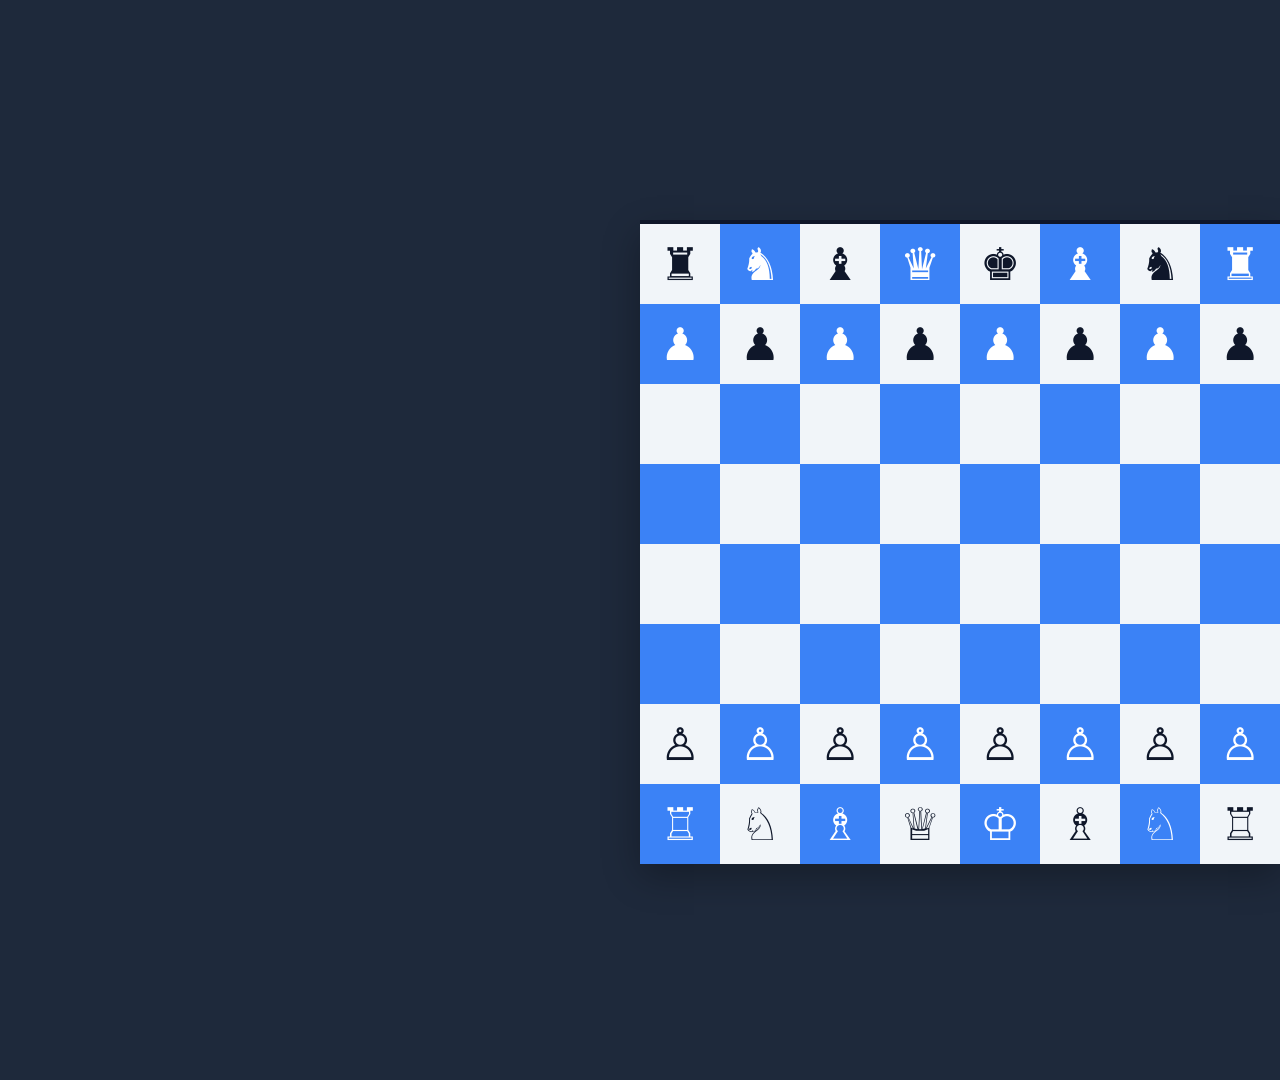
<file: index.html>
<!DOCTYPE html>
<html lang="en">
<head>
    <meta charset="UTF-8">
    <meta name="viewport" content="width=device-width, initial-scale=1.0">
    <title>Chess Board with HTML Entities</title>
    <link rel="stylesheet" href="style.css">
</head>
<body>

    <div class="chessboard">
        
        <div class="row">
            <div class="square light">&#9820;</div> 
            <div class="square dark">&#9822;</div>  
            <div class="square light">&#9821;</div> 
            <div class="square dark">&#9819;</div>  
            <div class="square light">&#9818;</div> 
            <div class="square dark">&#9821;</div>  
            <div class="square light">&#9822;</div> 
            <div class="square dark">&#9820;</div> 
        </div>
        
        <div class="row">
            <div class="square dark">&#9823;</div>  
            <div class="square light">&#9823;</div>
            <div class="square dark">&#9823;</div>
            <div class="square light">&#9823;</div>
            <div class="square dark">&#9823;</div>
            <div class="square light">&#9823;</div>
            <div class="square dark">&#9823;</div>
            <div class="square light">&#9823;</div>
        </div>
    
        <div class="row">
            <div class="square light"></div>
            <div class="square dark"></div>
            <div class="square light"></div>
            <div class="square dark"></div>
            <div class="square light"></div>
            <div class="square dark"></div>
            <div class="square light"></div>
            <div class="square dark"></div>
        </div>
        
        <div class="row">
            <div class="square dark"></div>
            <div class="square light"></div>
            <div class="square dark"></div>
            <div class="square light"></div>
            <div class="square dark"></div>
            <div class="square light"></div>
            <div class="square dark"></div>
            <div class="square light"></div>
        </div>
        
        <div class="row">
            <div class="square light"></div>
            <div class="square dark"></div>
            <div class="square light"></div>
            <div class="square dark"></div>
            <div class="square light"></div>
            <div class="square dark"></div>
            <div class="square light"></div>
            <div class="square dark"></div>
        </div>
        
        <div class="row">
            <div class="square dark"></div>
            <div class="square light"></div>
            <div class="square dark"></div>
            <div class="square light"></div>
            <div class="square dark"></div>
            <div class="square light"></div>
            <div class="square dark"></div>
            <div class="square light"></div>
        </div>
        
        <div class="row">
            <div class="square light">&#9817;</div>  
            <div class="square dark">&#9817;</div>
            <div class="square light">&#9817;</div>
            <div class="square dark">&#9817;</div>
            <div class="square light">&#9817;</div>
            <div class="square dark">&#9817;</div>
            <div class="square light">&#9817;</div>
            <div class="square dark">&#9817;</div>
        </div>
        
        <div class="row">
            <div class="square dark">&#9814;</div>   
            <div class="square light">&#9816;</div>  
            <div class="square dark">&#9815;</div>   
            <div class="square light">&#9813;</div>  
            <div class="square dark">&#9812;</div>   
            <div class="square light">&#9815;</div>  
            <div class="square dark">&#9816;</div>   
            <div class="square light">&#9814;</div>  
        </div>
    </div>

</body>
</html>
</file>
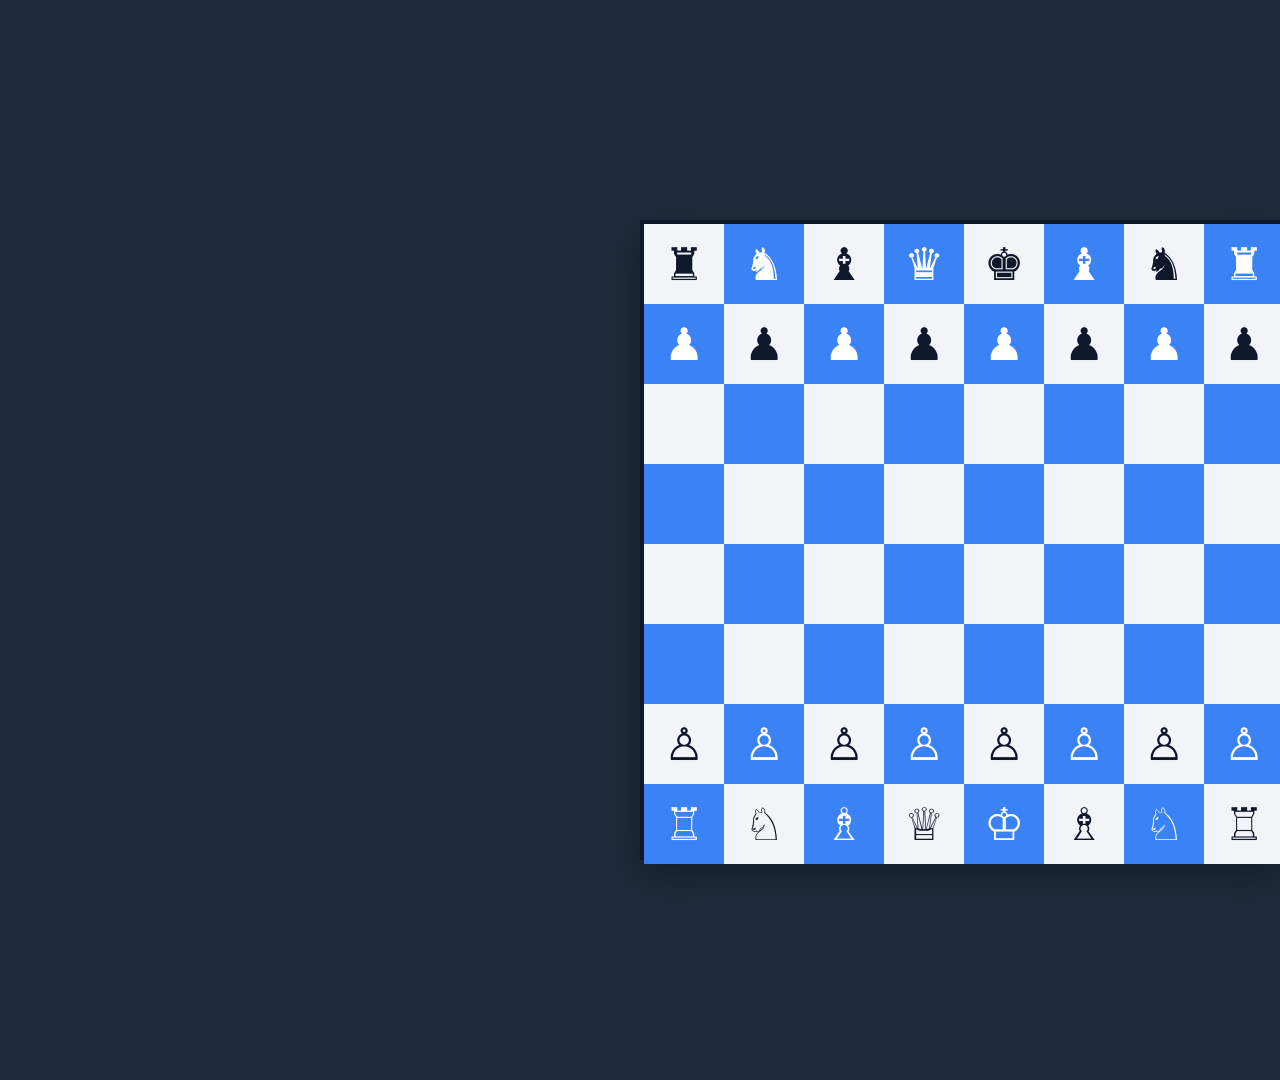
<file: board.html>
<!DOCTYPE html>
<html lang="en">
<head>
    <meta charset="UTF-8">
    <meta name="viewport" content="width=device-width, initial-scale=1.0">
    <title>Chess Board with HTML Entities</title>
    <link rel="stylesheet" href="board.css">
</head>
<body>

    <div class="chessboard">
        
        <div class="row">
            <div class="square light">&#9820;</div> 
            <div class="square dark">&#9822;</div>  
            <div class="square light">&#9821;</div> 
            <div class="square dark">&#9819;</div>  
            <div class="square light">&#9818;</div> 
            <div class="square dark">&#9821;</div>  
            <div class="square light">&#9822;</div> 
            <div class="square dark">&#9820;</div> 
        </div>
        
        <div class="row">
            <div class="square dark">&#9823;</div>  
            <div class="square light">&#9823;</div>
            <div class="square dark">&#9823;</div>
            <div class="square light">&#9823;</div>
            <div class="square dark">&#9823;</div>
            <div class="square light">&#9823;</div>
            <div class="square dark">&#9823;</div>
            <div class="square light">&#9823;</div>
        </div>
    
        <div class="row">
            <div class="square light"></div>
            <div class="square dark"></div>
            <div class="square light"></div>
            <div class="square dark"></div>
            <div class="square light"></div>
            <div class="square dark"></div>
            <div class="square light"></div>
            <div class="square dark"></div>
        </div>
        
        <div class="row">
            <div class="square dark"></div>
            <div class="square light"></div>
            <div class="square dark"></div>
            <div class="square light"></div>
            <div class="square dark"></div>
            <div class="square light"></div>
            <div class="square dark"></div>
            <div class="square light"></div>
        </div>
        
        <div class="row">
            <div class="square light"></div>
            <div class="square dark"></div>
            <div class="square light"></div>
            <div class="square dark"></div>
            <div class="square light"></div>
            <div class="square dark"></div>
            <div class="square light"></div>
            <div class="square dark"></div>
        </div>
        
        <div class="row">
            <div class="square dark"></div>
            <div class="square light"></div>
            <div class="square dark"></div>
            <div class="square light"></div>
            <div class="square dark"></div>
            <div class="square light"></div>
            <div class="square dark"></div>
            <div class="square light"></div>
        </div>
        
        <div class="row">
            <div class="square light">&#9817;</div>  
            <div class="square dark">&#9817;</div>
            <div class="square light">&#9817;</div>
            <div class="square dark">&#9817;</div>
            <div class="square light">&#9817;</div>
            <div class="square dark">&#9817;</div>
            <div class="square light">&#9817;</div>
            <div class="square dark">&#9817;</div>
        </div>
        
        <div class="row">
            <div class="square dark">&#9814;</div>   
            <div class="square light">&#9816;</div>  
            <div class="square dark">&#9815;</div>   
            <div class="square light">&#9813;</div>  
            <div class="square dark">&#9812;</div>   
            <div class="square light">&#9815;</div>  
            <div class="square dark">&#9816;</div>   
            <div class="square light">&#9814;</div>  
        </div>
    </div>

</body>
</html>
</file>
<file: style.css>
* {
    margin: 0px;
    padding: 0px;
    box-sizing: border-box;
}

body {
    width: 1920px;
    height: 1080px;
    background-color: #1e293b;
    display: flex;
    justify-content: center;
    align-items: center;
}


.chessboard {
    display: flex;
    flex-direction: column;
    width: 640px;
    height: 640px;
    border: 4px solid #0f172a;
    box-shadow: 0px 15px 35px rgba(0, 0, 0, 0.3);
    align-items: center;
    
}


.row {
    display: flex;
    width: 640px;
    height: 80px;
}


.square {
    width: 80px;
    height: 80px;
    display: flex;
    justify-content: center;
    align-items: center;
    font-size: 45px;
}


.light {
    background-color: #f1f5f9;
    color: #0f172a;
}

.dark {
    background-color: #3b82f6;
    color: #ffffff;
}
</file>
<file: board.css>
* {
    margin: 0px;
    padding: 0px;
    box-sizing: border-box;
}

body {
    width: 1920px;
    height: 1080px;
    background-color: #1e293b;
    display: flex;
    justify-content: center;
    align-items: center;
}


.chessboard {
    display: flex;
    flex-direction: column;
    width: 640px;
    height: 640px;
    border: 4px solid #0f172a;
    box-shadow: 0px 15px 35px rgba(0, 0, 0, 0.3);
}


.row {
    display: flex;
    width: 640px;
    height: 80px;
}


.square {
    width: 80px;
    height: 80px;
    display: flex;
    justify-content: center;
    align-items: center;
    font-size: 45px;
}


.light {
    background-color: #f1f5f9;
    color: #0f172a;
}

.dark {
    background-color: #3b82f6;
    color: #ffffff;
}
</file>
